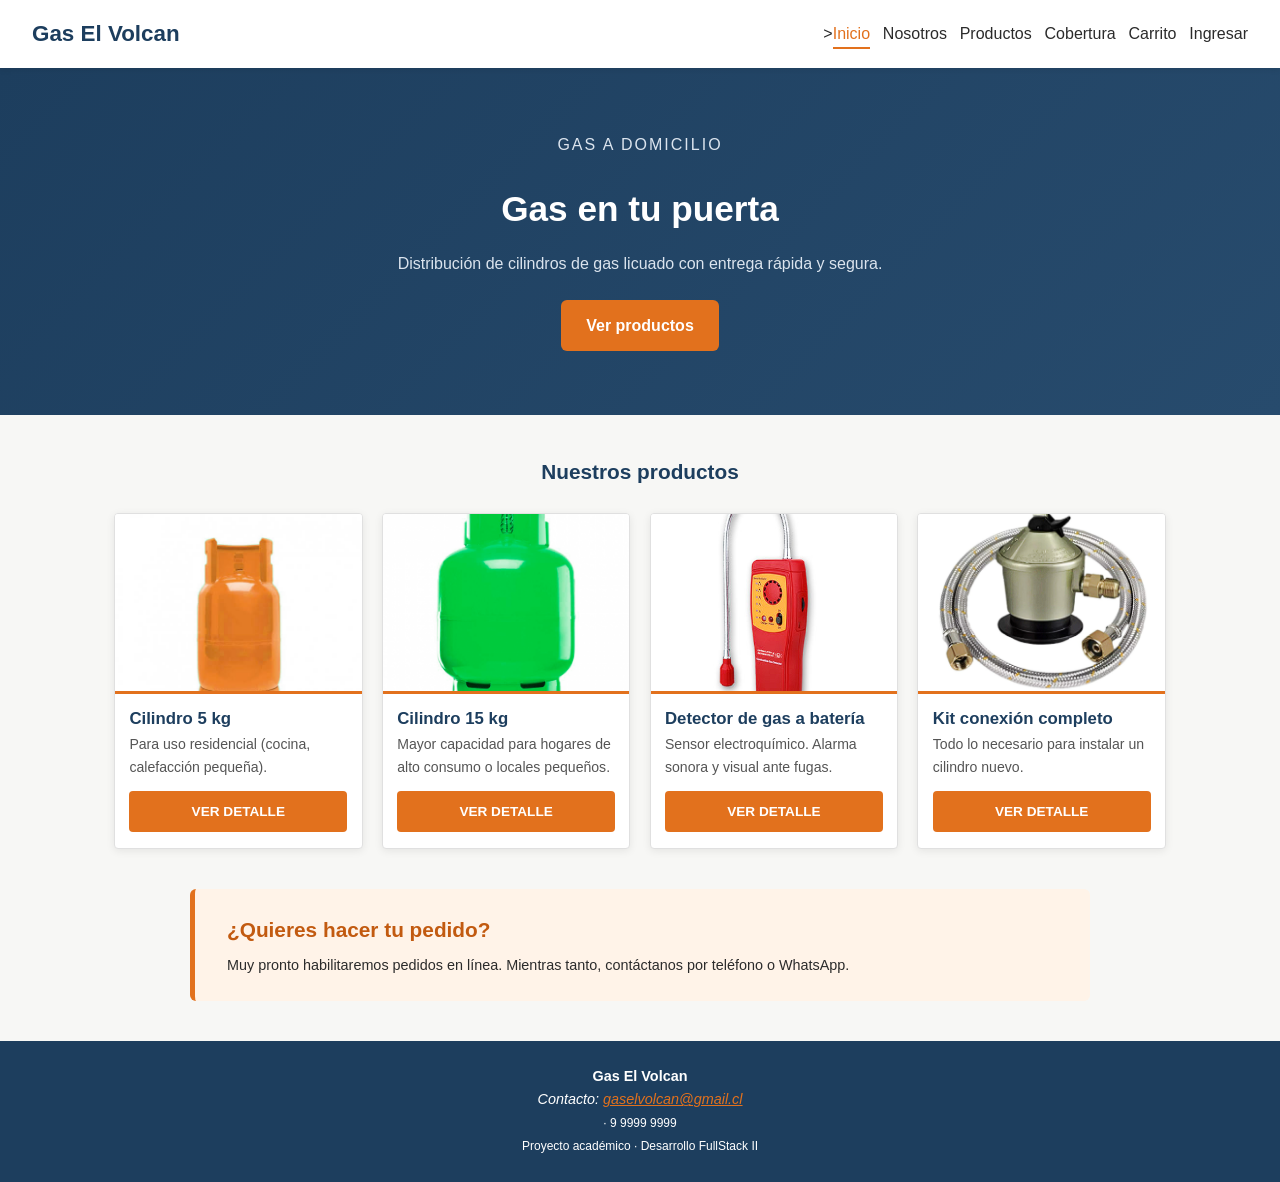
<file: index.html>
<!DOCTYPE html>
<html lang="es">

<head>
    <meta charset="UTF-8">
    <meta name="viewport" content="width=device-width, initial-scale=1.0">
    <meta name="description" content="Servicio de distribución de gas a domicilio.">
    <title>Inicio | Gas El Volcan</title>
    <link rel="stylesheet" href="assets/css/estilo.css">
</head>

<body>
    <header class="cabecera">
        <a class="marca" href="index.html">Gas El Volcan</a>
        <button class="boton-menu" id="boton-menu" aria-expanded="false" aria-controls="menu-principal">
            <span class="linea-menu"></span>
            <span class="linea-menu"></span>
            <span class="linea-menu"></span>
            <span class="texto-oculto">Abrir menú</span>
        </button>
        <nav aria-label="Navegacion principal">
            <ul class="menu" id="menu-principal">
                <li>><a href="index.html" aria-current="page">Inicio</a></li>
                <li><a href="nosotros.html">Nosotros</a></li>
                <li><a href="productos.html">Productos</a></li>
                <li><a href="cobertura.html">Cobertura</a></li>
                <li><a href="carrito.html">Carrito</a></li>
                <li><a href="login.html">Ingresar</a></li>
            </ul>
        </nav>
    </header>

    <main id="contenido-principal">
        <section class="presentacion">
            <p class="etiqueta">Gas a domicilio</p>
            <h1>Gas en tu puerta</h1>
            <p>Distribución de cilindros de gas licuado con entrega rápida y segura.</p>
            <a class="boton" href="productos.html">Ver productos</a>
        </section>

        <section aria-labelledby="titulo-productos">
            <h2 id="titulo-productos">Nuestros productos</h2>
            <div class="grilla-tarjetas">
                <article class="tarjeta">
                    <img src="assets/img/cilindro5kg.jpg" alt="Cilindro de gas de 5 kilogramos">
                    <h3>Cilindro 5 kg</h3>
                    <p>Para uso residencial (cocina, calefacción pequeña).</p>
                    <a class="boton" href="productos.html">Ver detalle</a>
                </article>

                <article class="tarjeta">
                    <img src="assets/img/cilindro15kg.png" alt="Cilindro de gas de 15 kilogramos">
                    <h3>Cilindro 15 kg</h3>
                    <p>Mayor capacidad para hogares de alto consumo o locales pequeños.</p>
                    <a class="boton" href="productos.html">Ver detalle</a>
                </article>

                <article class="tarjeta">
                    <img src="assets/img/detectorgas.png" alt="Detector de gas a batería">
                    <h3>Detector de gas a batería</h3>
                    <p>Sensor electroquímico. Alarma sonora y visual ante fugas.</p>
                    <a class="boton" href="productos.html">Ver detalle</a>
                </article>

                <article class="tarjeta">
                    <img src="assets/img/kitcompleto.png" alt="Kit de conexión completo">
                    <h3>Kit conexión completo</h3>
                    <p>Todo lo necesario para instalar un cilindro nuevo.</p>
                    <a class="boton" href="productos.html">Ver detalle</a>
                </article>
            </div>
        </section>

        <aside class="aviso" aria-labelledby="titulo-aviso">
            <h2 id="titulo-aviso">¿Quieres hacer tu pedido?</h2>
            <p>Muy pronto habilitaremos pedidos en línea. Mientras tanto, contáctanos por teléfono o WhatsApp.</p>
        </aside>
    </main>

    <script src="assets/js/menu.js"></script>

    <footer class="pie-sitio">
        <p><strong>Gas El Volcan</strong></p>
        <address>Contacto: <a href="mailto:gaselvolcan@gmail.cl">gaselvolcan@gmail.cl</a></address>
        <p><small>· 9 9999 9999</small></p>
        <p><small>Proyecto académico · Desarrollo FullStack II</small></p>
    </footer>
</body>
</html>
</file>
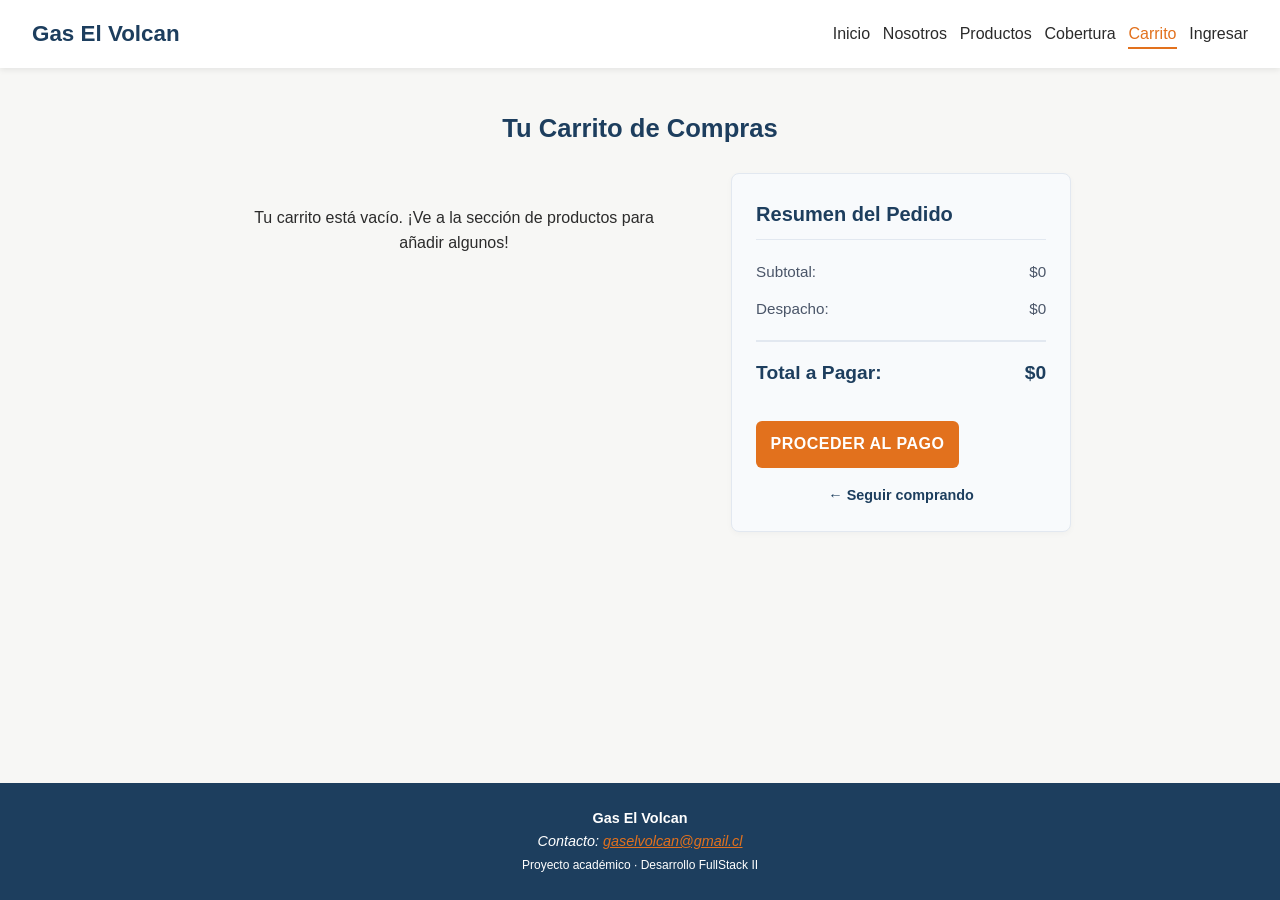
<file: carrito.html>
<!DOCTYPE html>
<html lang="es">

<head>
    <meta charset="UTF-8">
    <meta name="viewport" content="width=device-width, initial-scale=1.0">
    <meta name="description" content="Carrito de compras - Gas El Volcan">
    <title>Carrito | Gas El Volcan</title>
    <link rel="stylesheet" href="assets/css/estilo.css">
</head>

<body>
    <a href="#contenido-carrito" class="salto-contenido">Saltar al contenido principal</a>

    <header class="cabecera">
        <a class="marca" href="index.html">Gas El Volcan</a>
        <button class="boton-menu" id="boton-menu" aria-expanded="false" aria-controls="menu-principal">
            <span class="linea-menu"></span>
            <span class="linea-menu"></span>
            <span class="linea-menu"></span>
            <span class="texto-oculto">Abrir menú</span>
        </button>
        <nav aria-label="Navegacion principal">
            <ul class="menu" id="menu-principal">
                <li><a href="index.html">Inicio</a></li>
                <li><a href="nosotros.html">Nosotros</a></li>
                <li><a href="productos.html">Productos</a></li>
                <li><a href="cobertura.html">Cobertura</a></li>
                <li><a href="carrito.html" aria-current="page">Carrito</a></li>
                <li><a href="login.html">Ingresar</a></li>
            </ul>
        </nav>
    </header>

    <main id="contenido-carrito" class="contenedor-principal">
        <h1>Tu Carrito de Compras</h1>
        
        <div class="disposicion-carrito">
            <!-- Lista de productos añadidos -->
            <section class="lista-carrito" aria-label="Productos en tu carrito">
                
                <!-- Producto 1 -->
                <article class="item-carrito">
                    <img src="assets/img/cilindro11kg.png" alt="Cilindro de gas de 11 kilogramos">
                    <div class="detalles-item">
                        <h3>Cilindro GLP 11 kg</h3>
                        <p class="precio-unitario">$12.000</p>
                    </div>
                    <div class="controles-cantidad">
                        <label for="cant-prod-1" class="sr-only">Cantidad</label>
                        <input type="number" id="cant-prod-1" value="1" min="1" max="10">
                    </div>
                    <div class="subtotal-item">
                        <p><strong>$12.000</strong></p>
                    </div>
                    <button class="btn-eliminar" aria-label="Eliminar Cilindro GLP 11 kg del carrito">✖</button>
                </article>

                <!-- Producto 2 -->
                <article class="item-carrito">
                    <img src="assets/img/mangueragas1.png" alt="Manguera gas 1.5 m">
                    <div class="detalles-item">
                        <h3>Manguera gas 1.5 m</h3>
                        <p class="precio-unitario">$3.990</p>
                    </div>
                    <div class="controles-cantidad">
                        <label for="cant-prod-2" class="sr-only">Cantidad</label>
                        <input type="number" id="cant-prod-2" value="2" min="1" max="10">
                    </div>
                    <div class="subtotal-item">
                        <p><strong>$7.980</strong></p>
                    </div>
                    <button class="btn-eliminar" aria-label="Eliminar Manguera gas 1.5 m del carrito">✖</button>
                </article>

            </section>

            <!-- Resumen de la compra -->
            <aside class="resumen-compra">
                <h2>Resumen del Pedido</h2>
                <div class="fila-resumen">
                    <span>Subtotal:</span>
                    <span>$19.980</span>
                </div>
                <div class="fila-resumen">
                    <span>Despacho:</span>
                    <span>$2.500</span>
                </div>
                <div class="fila-resumen total">
                    <span>Total a Pagar:</span>
                    <span>$22.480</span>
                </div>
                
                <button class="boton btn-pagar">Proceder al Pago</button>
                <a href="productos.html" class="btn-seguir-comprando">← Seguir comprando</a>
            </aside>
        </div>
    </main>

    <footer class="pie-sitio">
        <p><strong>Gas El Volcan</strong></p>
        <address>Contacto: <a href="mailto:gaselvolcan@gmail.cl">gaselvolcan@gmail.cl</a></address>
        <p><small>Proyecto académico · Desarrollo FullStack II</small></p>
    </footer>


<dialog id="modal-pago" class="modal-pago">
    <div class="contenido-modal">
        <div class="cabecera-modal">
            <h2>Finalizar Compra</h2>
            <span class="badge-seguro">🔒 Pago 100% Seguro</span>
        </div>
        
        <form id="form-pasarela">
            <fieldset class="seccion-form">
                <legend>1. Datos de Envío</legend>
                
                <div class="fila-doble">
                    <div>
                        <label for="envio-nombre">Nombre *</label>
                        <!-- Solo letras y espacios -->
                        <input type="text" id="envio-nombre" placeholder="Juan" required pattern="[A-Za-záéíóúÁÉÍÓÚñÑ\s]+" title="Solo se permiten letras y espacios">
                    </div>
                    <div>
                        <label for="envio-apellido">Apellido *</label>
                        <!-- Solo letras y espacios -->
                        <input type="text" id="envio-apellido" placeholder="Pérez" required pattern="[A-Za-záéíóúÁÉÍÓÚñÑ\s]+" title="Solo se permiten letras y espacios">
                    </div>
                </div>

                <label for="envio-direccion">Dirección de entrega *</label>
                <input type="text" id="envio-direccion" placeholder="Ej: Av. Las Condes 1234, Depto 502" required title="Ingrese una dirección de entrega válida">

                <label for="envio-telefono">Número de teléfono *</label>
                <!-- Permite el signo + y números, entre 8 y 11 caracteres -->
                <input type="tel" id="envio-telefono" placeholder="+56 9 1234 5678" required pattern="[\+0-9\s]{8,11}" title="Debe contener entre 8 y 11 números, puede incluir el signo + y espacios">
            </fieldset>

            <fieldset class="seccion-form">
                <legend>2. Tarjeta de Crédito / Débito</legend>
                
                <label for="tarjeta-nombre">Nombre del titular *</label>
                <input type="text" id="tarjeta-nombre" placeholder="JUAN PEREZ" required pattern="[A-Za-záéíóúÁÉÍÓÚñÑ\s]+" title="Solo se permiten letras y espacios">

                <label for="tarjeta-numero">Número de tarjeta *</label>
                <!-- Solo números y espacios -->
                <input type="text" id="tarjeta-numero" placeholder="1234 5678 9012 3456" maxlength="16" required pattern="[0-9\s]{16,16}" title="Ingrese un número de tarjeta válido">

                <div class="fila-doble">
                    <div>
                        <label for="tarjeta-expira">Expiración *</label>
                        <!-- Obliga al formato MM/AA (meses del 01 al 12) -->
                        <input type="text" id="tarjeta-expira" placeholder="MM/AA" maxlength="5" required pattern="(0[1-9]|1[0-2])\/[0-9]{2}" title="El formato debe ser MM/AA, por ejemplo 12/25">
                    </div>
                    <div>
                        <label for="tarjeta-cvv">CVV *</label>
                        <!-- Estrictamente 3  números -->
                        <input type="password" id="tarjeta-cvv" placeholder="123" maxlength="4" required pattern="[0-9]{3,3}" title="El CVV debe tener 3 números">
                    </div>
                </div>
            </fieldset>

            <div class="acciones-modal">
                <button type="button" id="btn-cancelar-pago" class="btn-cancelar">Cancelar</button>
                <button type="submit" id="btn-confirmar-pago" class="boton">Pagar y Confirmar</button>
            </div>
        </form>
    </div>
</dialog>

<script src="assets/js/menu.js"></script>
<script src="assets/js/carrito.js"></script>
</body>
</html>
</file>
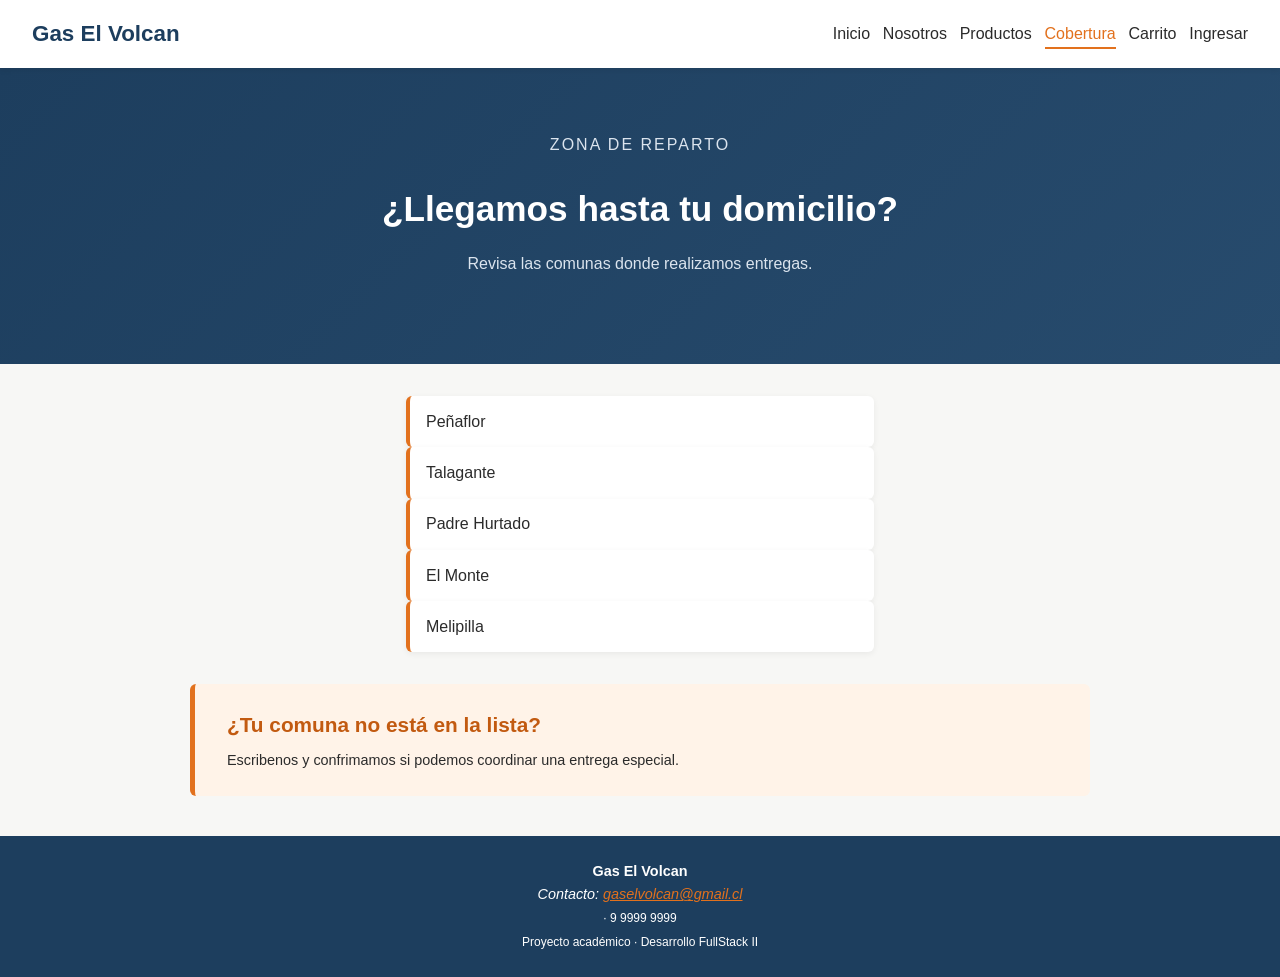
<file: cobertura.html>
<!DOCTYPE html>
<html lang="es">

<head>
    <meta charset="UTF-8">
    <meta name="viewport" content="width=device-width, initial-scale=1.0">
    <meta name="description" content="Servicio de distribución de gas a domicilio.">
    <title>Cobertura | Gas El Volcan</title>
    <link rel="stylesheet" href="assets/css/estilo.css">
</head>

<body>
    <header class="cabecera">
        <a class="marca" href="index.html">Gas El Volcan</a>
        <button class="boton-menu" id="boton-menu" aria-expanded="false" aria-controls="menu-principal">
            <span class="linea-menu"></span>
            <span class="linea-menu"></span>
            <span class="linea-menu"></span>
            <span class="texto-oculto">Abrir menú</span>
        </button>
        <nav aria-label="Navegacion principal">
            <ul class="menu" id="menu-principal">
                <li><a href="index.html">Inicio</a></li>
                <li><a href="nosotros.html">Nosotros</a></li>
                <li><a href="productos.html">Productos</a></li>
                <li><a href="cobertura.html" aria-current="page">Cobertura</a></li>
                <li><a href="carrito.html">Carrito</a></li>
                <li><a href="login.html">Ingresar</a></li>
            </ul>
        </nav>
    </header>

    <main id="contenido-principal">
        <section class="presentacion">
            <p class="etiqueta">Zona de reparto</p>
            <h1>¿Llegamos hasta tu domicilio?</h1>
            <p>Revisa las comunas donde realizamos entregas.</p>
        </section>

        <section>
            <h2 id="titulo-cobertura" class="texto-oculto">Comunas con cobertura</h2>
            <ul class="lista-cobertura">
                <li>Peñaflor</li>
                <li>Talagante</li>
                <li>Padre Hurtado</li>
                <li>El Monte</li>
                <li>Melipilla</li>
            </ul>
        </section>

        <aside class="aviso" aria-labelledby="titulo-aviso">
            <h2 id="titulo-aviso">¿Tu comuna no está en la lista?</h2>
            <p>Escribenos y confrimamos si podemos coordinar una entrega especial.</p>
        </aside>

    </main>

    

    <script src="assets/js/menu.js"></script>

    <footer class="pie-sitio">
        <p><strong>Gas El Volcan</strong></p>
        <address>Contacto: <a href="mailto:gaselvolcan@gmail.cl">gaselvolcan@gmail.cl</a></address>
        <p><small>· 9 9999 9999</small></p>
        <p><small>Proyecto académico · Desarrollo FullStack II</small></p>
    </footer>
</body>
</html>
</file>
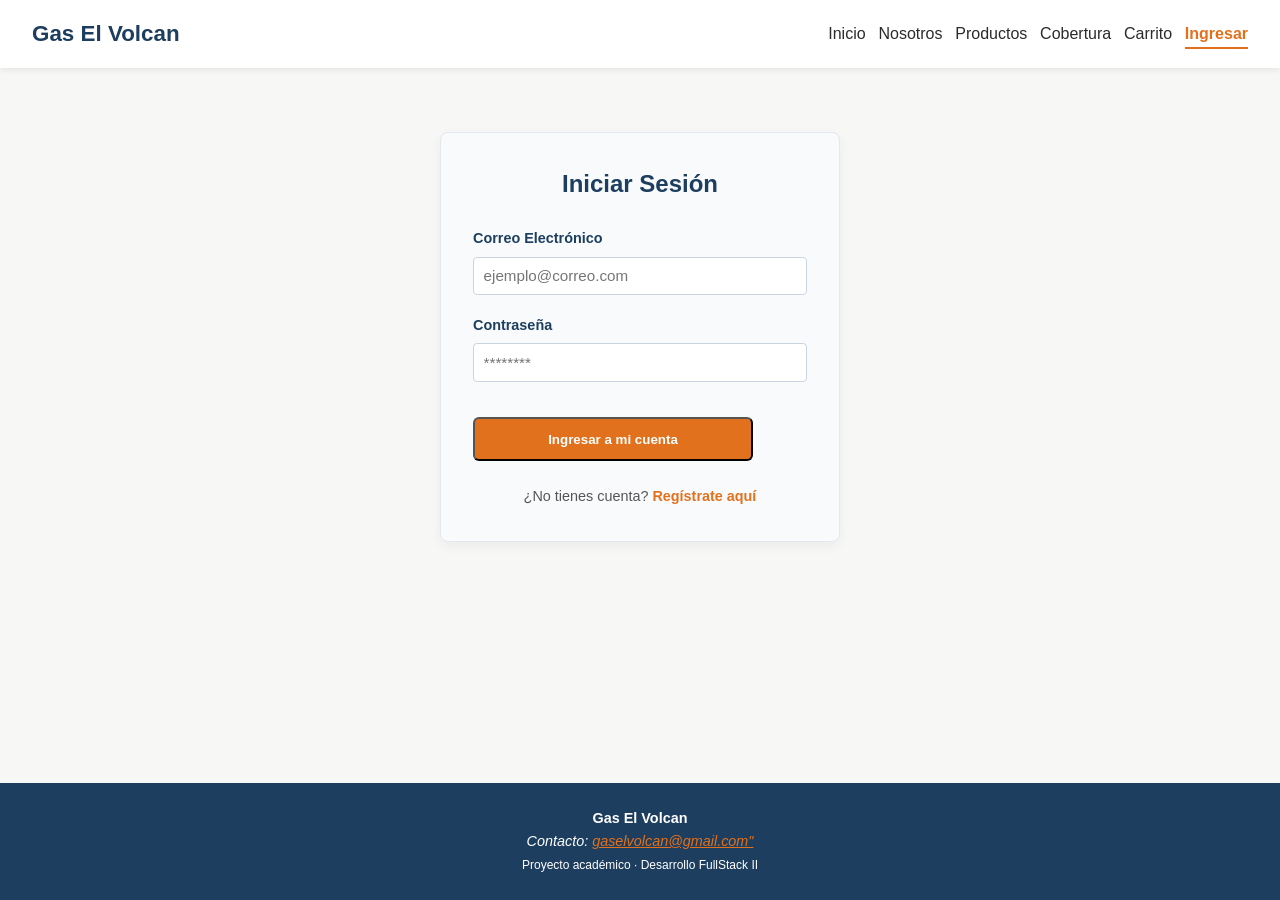
<file: login.html>
<!DOCTYPE html>
<html lang="es">

<head>
    <meta charset="UTF-8">
    <meta name="viewport" content="width=device-width, initial-scale=1.0">
    <meta name="description" content="Iniciar sesión en Gas El Volcan">
    <title>Iniciar Sesión | Gas El Volcan</title>
    <link rel="stylesheet" href="assets/css/estilo.css">
    <style>
        /* Pequeño ajuste exclusivo para centrar la caja de login */
        .contenedor-login {
            max-width: 400px;
            margin: 4rem auto;
            /* Reutilizamos el estilo de tu panel de resumen */
            background-color: #f8fafc;
            border: 1px solid #e2e8f0;
            border-radius: 8px;
            padding: 2rem;
            box-shadow: 0 4px 12px rgba(0, 0, 0, 0.05);
        }

        .contenedor-login h1 {
            color: var(--color-secundario);
            font-size: 1.5rem;
            text-align: center;
            margin-bottom: 1.5rem;
        }

        /* Estilos reciclados de tu formulario de pago */
        .grupo-form {
            margin-bottom: 1.2rem;
            display: flex;
            flex-direction: column;
        }

        .grupo-form label {
            font-size: 0.9rem;
            font-weight: 600;
            color: var(--color-secundario);
            margin-bottom: 0.4rem;
        }

        .grupo-form input {
            padding: 0.6rem;
            border: 1px solid #cbd5e1;
            border-radius: 4px;
            font-size: 0.95rem;
        }

        .grupo-form input:focus {
            outline: none;
            border-color: var(--color-primario);
        }

        .enlace-registro {
            display: block;
            text-align: center;
            margin-top: 1.5rem;
            font-size: 0.9rem;
            color: #555;
        }

        .enlace-registro a {
            color: var(--color-primario);
            font-weight: bold;
            text-decoration: none;
        }
        
        .enlace-registro a:hover {
            text-decoration: underline;
        }
    </style>
</head>

<body>
    <header class="cabecera">
        <a class="marca" href="index.html">Gas El Volcan</a>
        <button class="boton-menu" id="boton-menu" aria-expanded="false" aria-controls="menu-principal">
            <span class="linea-menu"></span>
            <span class="linea-menu"></span>
            <span class="linea-menu"></span>
            <span class="texto-oculto">Abrir menú</span>
        </button>
        <nav aria-label="Navegacion principal">
            <ul class="menu" id="menu-principal">
                <li><a href="index.html">Inicio</a></li>
                <li><a href="nosotros.html">Nosotros</a></li>
                <li><a href="productos.html">Productos</a></li>
                <li><a href="cobertura.html">Cobertura</a></li>
                <li><a href="carrito.html">Carrito</a></li>
                <li><a href="login.html" aria-current="page" style="color: var(--color-primario); font-weight: bold;">Ingresar</a></li>
            </ul>
        </nav>
    </header>

    <main id="contenido-principal" style="flex: 1;">
        <section class="contenedor-login">
            <h1>Iniciar Sesión</h1>
            
            <form id="form-login">
                <div class="grupo-form">
                    <label for="login-email">Correo Electrónico</label>
                    <input type="email" id="login-email" placeholder="ejemplo@correo.com" required>
                </div>
                
                <div class="grupo-form">
                    <label for="login-password">Contraseña</label>
                    <input type="password" id="login-password" placeholder="********" required>
                </div>
                
                <button type="submit" class="boton" style="width: 100%; margin-top: 1rem;">Ingresar a mi cuenta</button>
            </form>

            <p class="enlace-registro">
                ¿No tienes cuenta? <a href="#">Regístrate aquí</a>
            </p>
        </section>
    </main>

    <footer class="pie-sitio">
        <p><strong>Gas El Volcan</strong></p>
        <address>Contacto: <a href="mailto:gaselvolcan@gmail.com">gaselvolcan@gmail.com"</a></address>
        <p><small>Proyecto académico · Desarrollo FullStack II</small></p>
    </footer>

    <script src="assets/js/menu.js"></script>
    <!-- Aquí enlazaremos tu futuro script de login -->
    <script src="assets/js/login.js"></script>
</body>
</html>
</file>
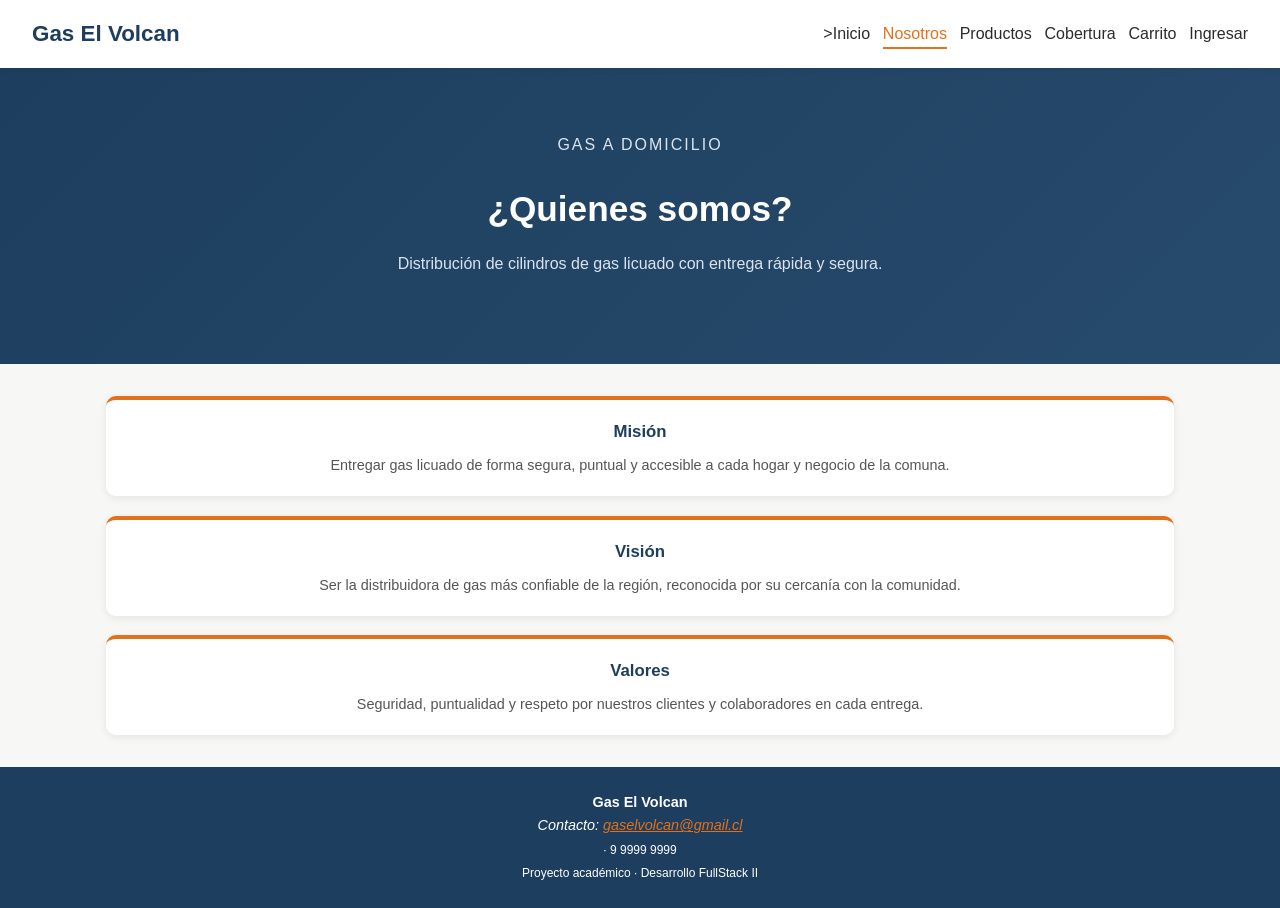
<file: nosotros.html>
<!DOCTYPE html>
<html lang="es">

<head>
    <meta charset="UTF-8">
    <meta name="viewport" content="width=device-width, initial-scale=1.0">
    <meta name="description" content="Servicio de distribución de gas a domicilio.">
    <title>Nosotros | Gas El Volcan</title>
    <link rel="stylesheet" href="assets/css/estilo.css">
</head>

<body>
    <header class="cabecera">
        <a class="marca" href="index.html">Gas El Volcan</a>
        <button class="boton-menu" id="boton-menu" aria-expanded="false" aria-controls="menu-principal">
            <span class="linea-menu"></span>
            <span class="linea-menu"></span>
            <span class="linea-menu"></span>
            <span class="texto-oculto">Abrir menú</span>
        </button>
        <nav aria-label="Navegacion principal">
            <ul class="menu" id="menu-principal">
                <li>><a href="index.html">Inicio</a></li>
                <li><a href="nosotros.html" aria-current="page">Nosotros</a></li>
                <li><a href="productos.html">Productos</a></li>
                <li><a href="cobertura.html">Cobertura</a></li>
                <li><a href="carrito.html">Carrito</a></li>
                <li><a href="login.html">Ingresar</a></li>
            </ul>
        </nav>
    </header>

    <main id="contenido-principal">
        <section class="presentacion">
            <p class="etiqueta">Gas a domicilio</p>
            <h1>¿Quienes somos?</h1>
            <p>Distribución de cilindros de gas licuado con entrega rápida y segura.</p>
        </section>

        <section aria-labelledby="titulo-valores">
            <h2 id="titulo-valores" class="texto-oculto">Misión, visión y valores</h2>
            <div class="grilla-valores">
                <article class="valor mision">
                    <h3>Misión</h3>
                    <p>Entregar gas licuado de forma segura, puntual y accesible a cada hogar y negocio de la comuna.</p>
                </article>
                <article class="valor vision">
                    <h3>Visión</h3>
                    <p>Ser la distribuidora de gas más confiable de la región, reconocida por su cercanía con la comunidad.</p>
                </article>
                <article class="valor valores">
                    <h3>Valores</h3>
                    <p>Seguridad, puntualidad y respeto por nuestros clientes y colaboradores en cada entrega.</p>
                </article>
            </div>
        </section>
    </main>

    <script src="assets/js/menu.js"></script>

    <footer class="pie-sitio">
        <p><strong>Gas El Volcan</strong></p>
        <address>Contacto: <a href="mailto:gaselvolcan@gmail.cl">gaselvolcan@gmail.cl</a></address>
        <p><small>· 9 9999 9999</small></p>
        <p><small>Proyecto académico · Desarrollo FullStack II</small></p>
    </footer>
</body>
</html>
</file>
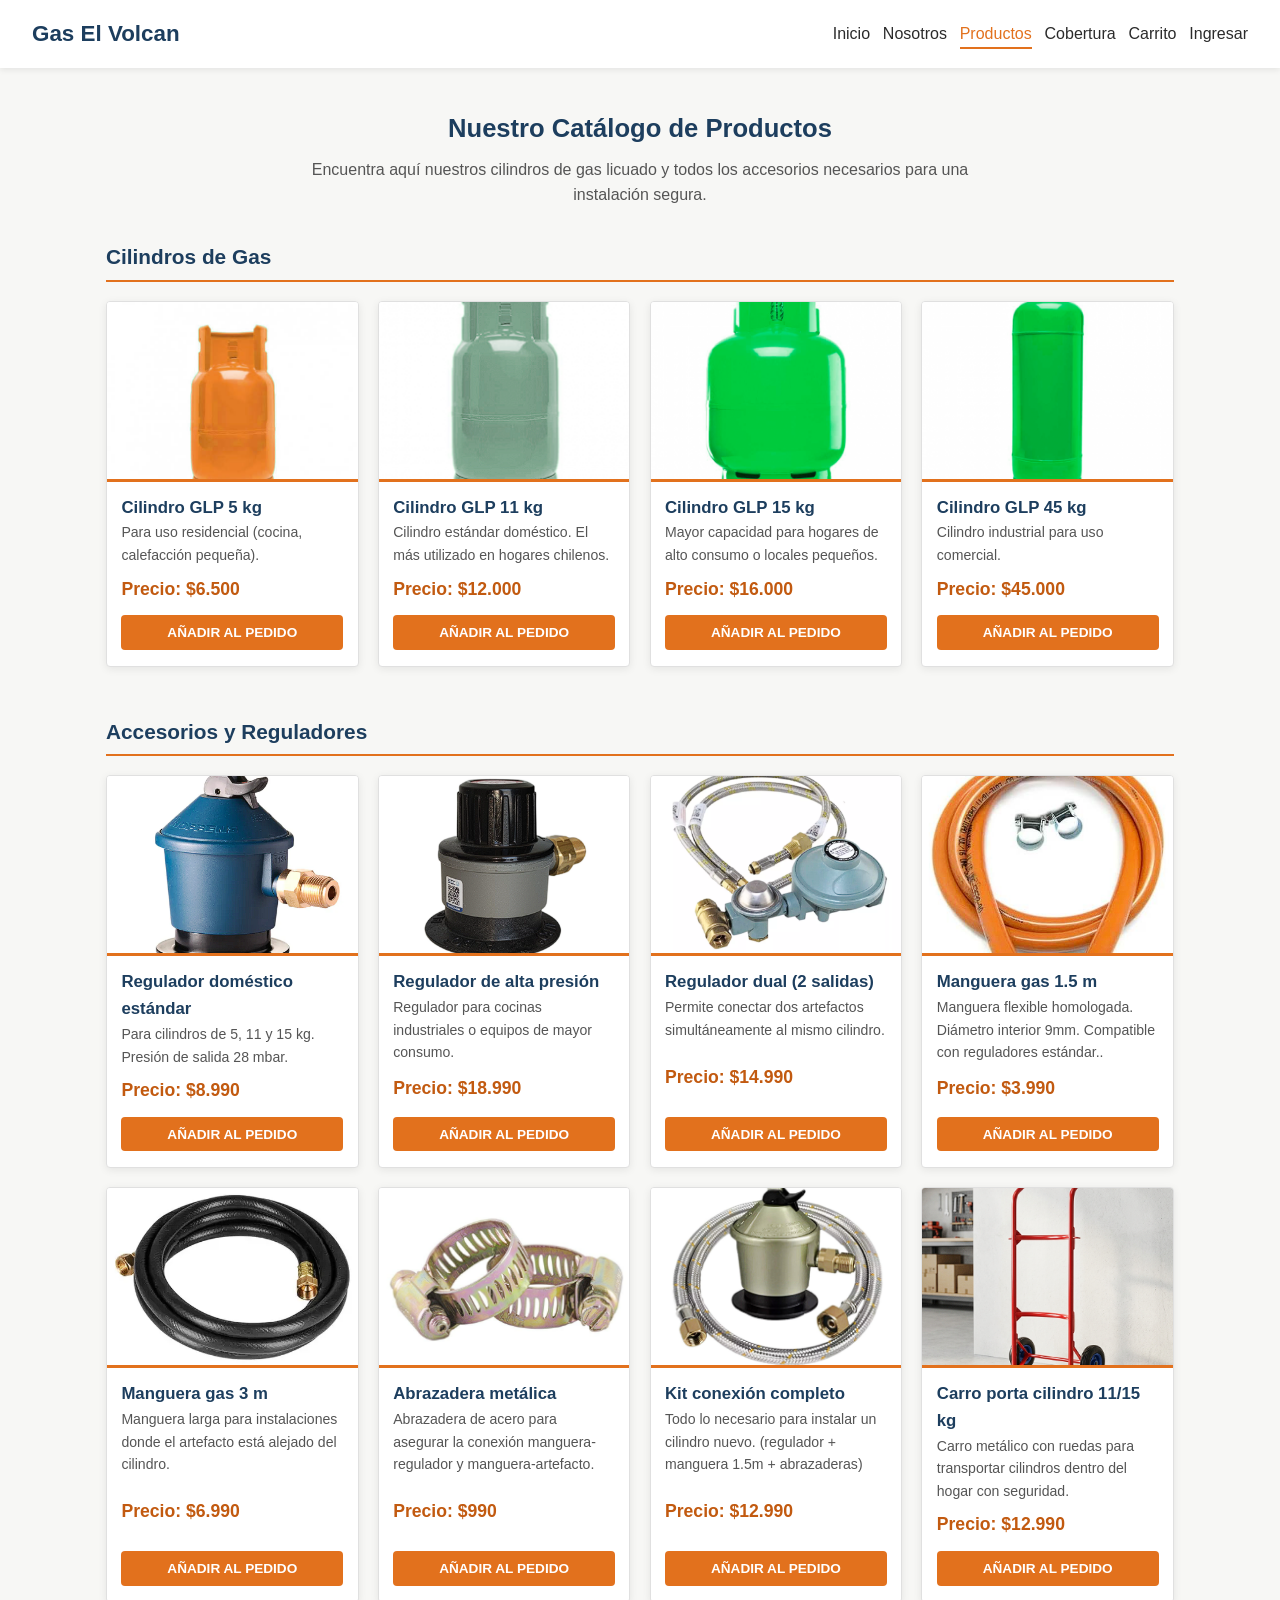
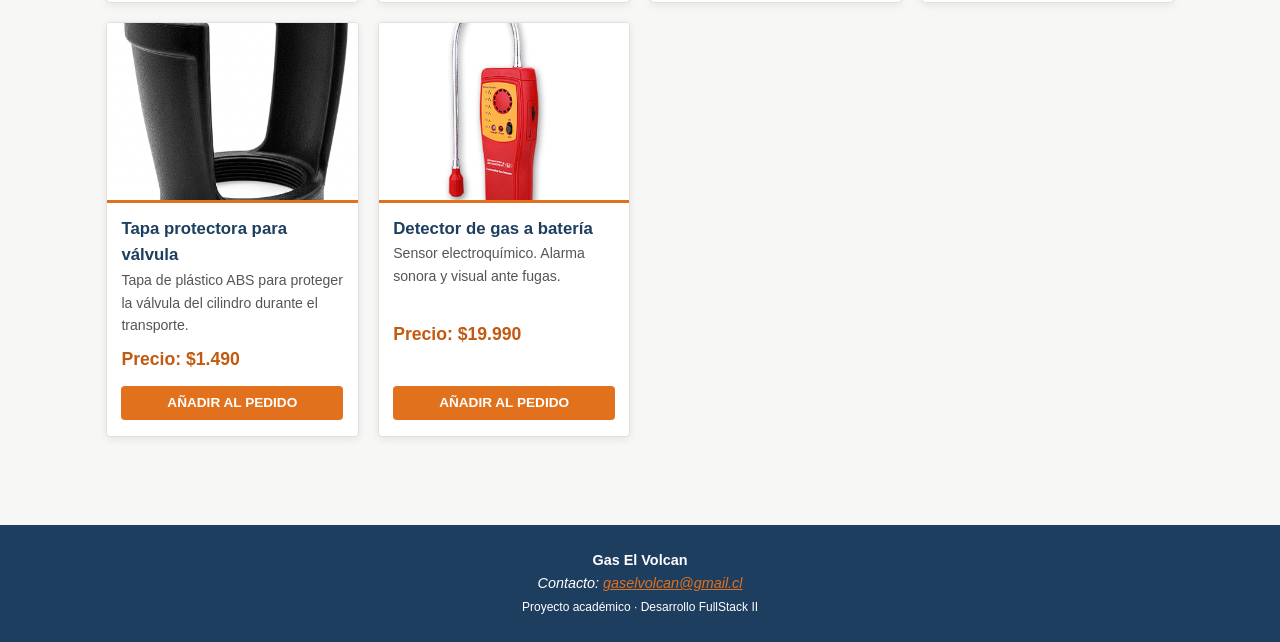
<file: productos.html>
<!DOCTYPE html>
<html lang="es">

<head>
    <meta charset="UTF-8">
    <meta name="viewport" content="width=device-width, initial-scale=1.0">
    <meta name="description" content="Servicio de distribución de gas a domicilio.">
    <title>Productos | Gas El Volcan</title>
    <link rel="stylesheet" href="assets/css/estilo.css">
</head>

<body>
    <header class="cabecera">
        <a class="marca" href="index.html">Gas El Volcan</a>
        <button class="boton-menu" id="boton-menu" aria-expanded="false" aria-controls="menu-principal">
            <span class="linea-menu"></span>
            <span class="linea-menu"></span>
            <span class="linea-menu"></span>
            <span class="texto-oculto">Abrir menú</span>
        </button>
        <nav aria-label="Navegacion principal">
            <ul class="menu" id="menu-principal">
                <li><a href="index.html" >Inicio</a></li>
                <li><a href="nosotros.html">Nosotros</a></li>
                <li><a href="productos.html" aria-current="page">Productos</a></li>
                <li><a href="cobertura.html">Cobertura</a></li>
                <li><a href="carrito.html">Carrito</a></li>
                <li><a href="login.html">Ingresar</a></li>
            </ul>
        </nav>
    </header>

    <main class="contenedor-principal">
            <h1>Nuestro Catálogo de Productos</h1>
            <p>Encuentra aquí nuestros cilindros de gas licuado y todos los accesorios necesarios para una instalación segura.</p>

            <section class="categoria-productos">
                <h2>Cilindros de Gas</h2>
                <div class="grilla-productos">
                    <article class="Producto">
                        <h3>Cilindro GLP 5 kg</h3>
                        <img src="assets/img/cilindro5kg.jpg" alt="Cilindro de gas de 5 kilogramos">
                        <p>Para uso residencial (cocina, calefacción pequeña).</p>
                        <p class="precio">Precio: $6.500</p>
                        <button type="button" class="btn-agregar" 
                            data-id="1" 
                            data-nombre="Cilindro GLP 5 kg" 
                            data-precio="6500" 
                            data-img="assets/img/cilindro5kg.jpg" 
                            data-stock="80">
                            Añadir al pedido
                        </button>
                    </article>
                    <article class="Producto">
                        <h3>Cilindro GLP 11 kg</h3>
                        <img src="assets/img/cilindro11kg.png" alt="Cilindro de gas de 11 kilogramos">
                        <p>Cilindro estándar doméstico. El más utilizado en hogares chilenos.</p>
                        <p class="precio">Precio: $12.000</p>
                        <button type="button" class="btn-agregar" 
                            data-id="2" 
                            data-nombre="Cilindro GLP 11 kg" 
                            data-precio="12000" 
                            data-img="assets/img/cilindro11kg.png" 
                            data-stock="200">
                            Añadir al pedido
                        </button>
                    </article>
                    <article class="Producto">
                        <h3>Cilindro GLP 15 kg</h3>
                        <img src="assets/img/cilindro15kg.png" alt="Cilindro de gas de 15 kilogramos">
                        <p>Mayor capacidad para hogares de alto consumo o locales pequeños.</p>
                        <p class="precio">Precio: $16.000</p>
                        <button type="button" class="btn-agregar" 
                            data-id="3" 
                            data-nombre="Cilindro GLP 15 kg" 
                            data-precio="16000" 
                            data-img="assets/img/cilindro15kg.png" 
                            data-stock="90">
                            Añadir al pedido
                        </button>
                    </article>
                    <article class="Producto">
                        <h3>Cilindro GLP 45 kg</h3>
                        <img src="assets/img/cilindro45kg.png" alt="Cilindro de gas industrial de 45 kilogramos">
                        <p>Cilindro industrial para uso comercial.</p>
                        <p class="precio">Precio: $45.000</p>
                        <button type="button" class="btn-agregar" 
                            data-id="4" 
                            data-nombre="Cilindro GLP 45 kg" 
                            data-precio="45000" 
                            data-img="assets/img/cilindro45kg.png" 
                            data-stock="30">
                            Añadir al pedido
                        </button>
                    </article>
                </div>
            </section>

            <section class="categoria-productos">
                <h2>Accesorios y Reguladores</h2>
                <div class="grilla-productos">
                    <article class="Producto">
                        <h3>Regulador doméstico estándar</h3>
                        <img src="assets/img/reguladordomestico.png" alt="Regulador doméstico estándar">
                        <p>Para cilindros de 5, 11 y 15 kg. Presión de salida 28 mbar.</p>
                        <p class="precio">Precio: $8.990</p>
                        <button type="button" class="btn-agregar" 
                            data-id="5" 
                            data-nombre="Regulador doméstico estándar" 
                            data-precio="8990" 
                            data-img="assets/img/reguladordomestico.png" 
                            data-stock="45">
                            Añadir al pedido
                        </button>
                    </article>
                    <article class="Producto">
                        <h3>Regulador de alta presión</h3>
                        <img src="assets/img/reguladoraltapresion.png" alt="Regulador de alta presión">
                        <p>Regulador para cocinas industriales o equipos de mayor consumo.</p>
                        <p class="precio">Precio: $18.990</p>
                        <button type="button" class="btn-agregar" 
                            data-id="6" 
                            data-nombre="Regulador de alta presión" 
                            data-precio="18990" 
                            data-img="assets/img/reguladoraltapresion.png" 
                            data-stock="12">
                            Añadir al pedido
                        </button>
                    </article>
                    <article class="Producto">
                        <h3>Regulador dual (2 salidas)</h3>
                        <img src="assets/img/reguladordual.png" alt="Regulador dual con dos salidas">
                        <p>Permite conectar dos artefactos simultáneamente al mismo cilindro.</p>
                        <p class="precio">Precio: $14.990</p>
                        <button type="button" class="btn-agregar" 
                            data-id="7" 
                            data-nombre="Regulador dual (2 salidas)" 
                            data-precio="14990" 
                            data-img="assets/img/reguladordual.png" 
                            data-stock="18">
                            Añadir al pedido
                        </button>
                    </article>

                    <article class="Producto">
                        <h3>Manguera gas 1.5 m</h3>
                        <img src="assets/img/mangueragas1.png" alt="Manguera gas 1.5 m">
                        <p>Manguera flexible homologada. Diámetro interior 9mm. Compatible con reguladores estándar..</p>
                        <p class="precio">Precio: $3.990</p>
                        <button type="button" class="btn-agregar" 
                            data-id="8" 
                            data-nombre="Manguera gas 1.5 m" 
                            data-precio="3990" 
                            data-img="assets/img/mangueragas1.png" 
                            data-stock="80">
                            Añadir al pedido
                        </button>
                    </article>
                    <article class="Producto">
                        <h3>Manguera gas 3 m</h3>
                        <img src="assets/img/mangueragas3.png" alt="Manguera gas 3 m">
                        <p>Manguera larga para instalaciones donde el artefacto está alejado del cilindro.</p>
                        <p class="precio">Precio: $6.990</p>
                        <button type="button" class="btn-agregar" 
                            data-id="9" 
                            data-nombre="Manguera gas 3 m" 
                            data-precio="6990" 
                            data-img="assets/img/mangueragas3.png" 
                            data-stock="50">
                            Añadir al pedido
                        </button>
                    </article>
                    <article class="Producto">
                        <h3>Abrazadera metálica</h3>
                        <img src="assets/img/abrazaderametalica.png" alt="Abrazadera metálica">
                        <p>Abrazadera de acero para asegurar la conexión manguera-regulador y manguera-artefacto.</p>
                        <p class="precio">Precio: $990</p>
                        <button type="button" class="btn-agregar" 
                            data-id="10" 
                            data-nombre="Abrazadera metálica" 
                            data-precio="990" 
                            data-img="assets/img/abrazaderametalica.png" 
                            data-stock="200">
                            Añadir al pedido
                        </button>
                    </article>
                    <article class="Producto">
                        <h3>Kit conexión completo</h3>
                        <img src="assets/img/kitcompleto.png" alt="Kit conexión completo">
                        <p>Todo lo necesario para instalar un cilindro nuevo. (regulador + manguera 1.5m + abrazaderas)</p>
                        <p class="precio">Precio: $12.990</p>
                        <button type="button" class="btn-agregar" 
                            data-id="11" 
                            data-nombre="Kit conexión completo" 
                            data-precio="12990" 
                            data-img="assets/img/kitcompleto.png" 
                            data-stock="25">
                            Añadir al pedido
                        </button>
                    </article>

                    <article class="Producto">
                        <h3>Carro porta cilindro 11/15 kg</h3>
                        <img src="assets/img/carrocilindro.png" alt="Carro porta cilindro 11/15 kg">
                        <p>Carro metálico con ruedas para transportar cilindros dentro del hogar con seguridad.</p>
                        <p class="precio">Precio: $12.990</p>
                        <button type="button" class="btn-agregar" 
                            data-id="12" 
                            data-nombre="Carro porta cilindro 11/15 kg" 
                            data-precio="12990" 
                            data-img="assets/img/carrocilindro.png" 
                            data-stock="20">
                            Añadir al pedido
                        </button>
                    </article>
                    <article class="Producto">
                        <h3>Tapa protectora para válvula</h3>
                        <img src="assets/img/tapaprotectora.png" alt="Tapa protectora para válvula">
                        <p>Tapa de plástico ABS para proteger la válvula del cilindro durante el transporte.</p>
                        <p class="precio">Precio: $1.490</p>
                        <button type="button" class="btn-agregar" 
                            data-id="13" 
                            data-nombre="Tapa protectora para válvula" 
                            data-precio="1490" 
                            data-img="assets/img/tapaprotectora.png" 
                            data-stock="60">
                            Añadir al pedido
                        </button>
                    </article>
                    <article class="Producto">
                        <h3>Detector de gas a batería</h3>
                        <img src="assets/img/detectorgas.png" alt="Detector de gas a batería">
                        <p>Sensor electroquímico. Alarma sonora y visual ante fugas.</p>
                        <p class="precio">Precio: $19.990</p>
                        <button type="button" class="btn-agregar" 
                            data-id="14" 
                            data-nombre="Detector de gas a batería" 
                            data-precio="19990" 
                            data-img="assets/img/detectorgas.png" 
                            data-stock="8">
                            Añadir al pedido
                        </button>
                    </article>
                </div>
            </section>
    </main>

    <footer class="pie-sitio">
        <p><strong>Gas El Volcan</strong></p>
        <address>Contacto: <a href="mailto:gaselvolcan@gmail.cl">gaselvolcan@gmail.cl</a></address>
        <p><small>Proyecto académico · Desarrollo FullStack II</small></p>
    </footer>

    <script src="assets/js/menu.js"></script>
    <script src="assets/js/carrito.js"></script>

</body>
</html>
</file>
<file: assets/css/estilo.css>
/* Plantilla Base */
* {
    margin: 0;
    padding: 0;
    box-sizing: border-box;
}

:root {
    --color-primario: #e2711d;
    --color-primario-oscuro: #c25a10;
    --color-secundario: #1d3e5e;
    --color-fondo: #f7f7f5;
    --color-texto: #2b2b2b;
    --color-blanco: #ffffff;
}

body {
    font-family: "Segoe UI", Arial, sans-serif;
    color: var(--color-texto);
    background-color: var(--color-fondo);
    line-height: 1.6;
    /* Ajustes para fijar el footer al fondo */
    display: flex;
    flex-direction: column;
    min-height: 100vh;
}

main {
    flex: 1;
}

.texto-oculto {
    position: absolute;
    width: 1px;
    height: 1px;
    overflow: hidden;
    clip: rect(0, 0, 0, 0);
    white-space: nowrap;
}

/* Utilidad para accesibilidad */
.sr-only {
    position: absolute;
    width: 1px;
    height: 1px;
    padding: 0;
    margin: -1px;
    overflow: hidden;
    clip: rect(0, 0, 0, 0);
    border: 0;
}

/* ============================================================
   Configuración para CELULAR (Mobile First)
============================================================ */

.salto-contenido {
    position: absolute;
    left: -999px;
    top: 0;
    background: var(--color-secundario);
    color: var(--color-blanco);
    padding: 0.5rem 1rem;
    z-index: 100;
}

.salto-contenido:focus {
    left: 0;
}

.cabecera {
    display: flex;
    flex-direction: column;
    align-items: center;
    gap: 0.8rem;
    padding: 1rem;
    background-color: var(--color-blanco);
    box-shadow: 0 2px 6px rgba(0, 0, 0, 0.08);
    position: sticky;
    top: 0;
    z-index: 10;
    position: relative;
}

.marca {
    font-size: 1.3rem;
    font-weight: bold;
    color: var(--color-secundario);
    text-decoration: none;
}

.boton-menu {
    display: flex;
    flex-direction: column;
    justify-content: space-between;
    width: 28px;
    height: 20px;
    background: none;
    border: none;
    cursor: pointer;
    padding: 0;
    position: absolute;
    top: 1rem;
    right: 1rem;
}

.linea-menu {
    display: block;
    width: 100%;
    height: 3px;
    background-color: var(--color-secundario);
    border-radius: 2px;
    transition: transform 0.25s ease, opacity 0.25s ease;
}

.boton-menu.activo .linea-menu:nth-child(1) {
    transform: translateY(8.5px) rotate(45deg);
}

.boton-menu.activo .linea-menu:nth-child(2) {
    opacity: 0;
}

.boton-menu.activo .linea-menu:nth-child(3) {
    transform: translateY(-8.5px) rotate(-45deg);
}

.menu {
    list-style: none;
    display: none;   
    flex-direction: column;
    align-items: center;
    width: 100%;
    gap: 0.8rem;
    font-size: 0.95rem;
    padding-top: 0.5rem;
}

.menu.menu-abierto {
    display: flex;
}

.menu a {
    text-decoration: none;
    color: var(--color-texto);
    font-weight: 500;
    padding: 0.3rem 0;
    border-bottom: 2px solid transparent;
    transition: border-color 0.2s ease, color 0.2s ease;
}

.menu a:hover,
.menu a[aria-current="page"] {
    color: var(--color-primario);
    border-bottom-color: var(--color-primario);
}

.presentacion {
    background: linear-gradient(135deg, var(--color-secundario), #274b6d);
    color: var(--color-blanco);
    text-align: center;
    padding: 2.5rem 1.2rem;
}

.etiqueta {
    text-transform: uppercase;
    letter-spacing: 2px;
    font-size: 0.75rem;
    color: var(--color-primario);
    margin-bottom: 0.5rem;
}

.presentacion h1 {
    font-size: 1.6rem;      
    margin-bottom: 0.8rem;
}

.presentacion p {
    max-width: 100%;
    margin: 0 auto 1.5rem auto;
    color: #dbe4ee;
    font-size: 0.95rem;
}

.grilla-valores {
    display: grid;
    grid-template-columns: 1fr;
    gap: 1.2rem;
    padding: 0 1rem;
    margin: 2rem auto;
}

.valor {
    background: var(--color-blanco);
    border-radius: 10px;
    padding: 1.2rem;
    box-shadow: 0 2px 8px rgba(0, 0, 0, 0.08);
    border-top: 4px solid var(--color-primario);
    text-align: center;
}

.valor h3 {
    color: var(--color-secundario);
    font-size: 1.05rem;
    margin-bottom: 0.5rem;
}

.valor p {
    font-size: 0.9rem;
    color: #555;
}

.boton {
    display: inline-block;
    background-color: var(--color-primario);
    color: var(--color-blanco);
    text-decoration: none;
    padding: 0.8rem 1.6rem;
    border-radius: 6px;
    font-weight: bold;
    width: 100%;             
    max-width: 280px;
    transition: background-color 0.2s ease;
}

.boton:hover {
    background-color: var(--color-primario-oscuro);
}

/* Secciones de Productos e Inicio */

section[aria-labelledby="titulo-productos"] {
    padding: 0 1rem;
    margin: 2.5rem auto;
}

section[aria-labelledby="titulo-productos"] h2 {
    text-align: center;
    color: var(--color-secundario);
    font-size: 1.3rem;
    margin-bottom: 1.5rem;
}

.contenedor-principal {
    max-width: 1100px;
    margin: 2.5rem auto;
    padding: 0 1rem;
}

.contenedor-principal > h1 {
    text-align: center;
    color: var(--color-secundario);
    font-size: 1.6rem;
    margin-bottom: 0.5rem;
}

.contenedor-principal > p {
    text-align: center;
    color: #555;
    max-width: 700px;
    margin: 0 auto 2rem auto;
}

.categoria-productos {
    margin-bottom: 3rem;
}

.categoria-productos h2 {
    color: var(--color-secundario);
    font-size: 1.3rem;
    margin-bottom: 1.2rem;
    padding-bottom: 0.4rem;
    border-bottom: 2px solid var(--color-primario);
}

/* Grilla de Tarjetas */

.grilla-tarjetas,
.grilla-productos {
    display: grid;
    grid-template-columns: 1fr;
    gap: 1.2rem;
}

.tarjeta,
.Producto {
    background: var(--color-blanco);
    border: 1px solid #e0e0e0;
    border-radius: 4px;
    overflow: hidden;
    box-shadow: 0 2px 8px rgba(0, 0, 0, 0.08);
    display: flex;
    flex-direction: column;
    transition: transform 0.2s ease, box-shadow 0.2s ease;
}

.tarjeta:hover,
.Producto:hover {
    transform: translateY(-4px);
    box-shadow: 0 4px 12px rgba(0, 0, 0, 0.12);
}

.tarjeta img,
.Producto img {
    order: -2;
    width: 100%;
    height: 180px;
    object-fit: cover;
    border-bottom: 3px solid var(--color-primario);
}

.tarjeta h3,
.Producto h3 {
    order: -1;
    margin-top: 0.8rem;
    padding: 0 0.9rem;
    color: var(--color-secundario);
    font-size: 1.05rem;
    text-align: left;
}

.tarjeta p,
.Producto p {
    padding: 0 0.9rem;
    flex-grow: 1;
    color: #555;
    font-size: 0.88rem;
    text-align: left;
}

.Producto .precio {
    font-size: 1.1rem;
    font-weight: bold;
    color: var(--color-primario-oscuro);
    margin-top: 0.5rem;
}

.tarjeta a,
.Producto button {
    display: block;
    margin: 0.8rem 0.9rem 1rem 0.9rem;
    padding: 0.6rem;
    background-color: var(--color-primario);
    color: var(--color-blanco);
    border: none;
    border-radius: 4px;
    font-weight: bold;
    font-size: 0.85rem;
    text-transform: uppercase;
    text-align: center;
    text-decoration: none;
    cursor: pointer;
    transition: background-color 0.2s ease;
}

.tarjeta a:hover,
.Producto button:hover {
    background-color: var(--color-primario-oscuro);
    text-decoration: none;
}

/* =========================================
   ESTILOS DEL CARRITO DE COMPRAS (MÓVIL)
   ========================================= */

.disposicion-carrito {
    display: flex;
    flex-direction: column;
    gap: 1.5rem;
    margin-top: 1.5rem;
}

.lista-carrito {
    display: flex;
    flex-direction: column;
    gap: 1rem;
}

.item-carrito {
    background-color: var(--color-blanco);
    border: 1px solid #e2e8f0;
    border-radius: 8px;
    padding: 1.2rem;
    display: flex;
    flex-wrap: wrap;
    align-items: center;
    gap: 1rem;
    box-shadow: 0 2px 4px rgba(0, 0, 0, 0.02);
}

.item-carrito img {
    width: 80px;
    height: 80px;
    object-fit: contain;
    background-color: #fafafa;
    border: 1px solid #edf2f7;
    border-radius: 6px;
    padding: 0.3rem;
}

.detalles-item {
    flex: 1 1 180px;
}

.detalles-item h3 {
    font-size: 1rem;
    color: var(--color-secundario);
    font-weight: 600;
    margin-bottom: 0.2rem;
}

.precio-unitario {
    font-size: 0.88rem;
    color: #666;
}

.controles-cantidad input {
    width: 65px;
    padding: 0.4rem 0.5rem;
    border: 1px solid #cbd5e1;
    border-radius: 6px;
    text-align: center;
    font-size: 0.95rem;
    color: var(--color-texto);
    background-color: var(--color-blanco);
}

.subtotal-item {
    font-size: 1.05rem;
    font-weight: bold;
    color: var(--color-secundario);
    margin-left: auto;
    text-align: right;
}

.btn-eliminar {
    background: transparent;
    border: none;
    color: #a0aec0;
    font-size: 1.1rem;
    cursor: pointer;
    padding: 0.4rem;
    border-radius: 4px;
    transition: color 0.2s ease, background-color 0.2s ease;
}

.btn-eliminar:hover {
    color: #e53e3e;
    background-color: #fff5f5;
}

/* Panel de Resumen */

.resumen-compra {
    background-color: #f8fafc;
    border: 1px solid #e2e8f0;
    border-radius: 8px;
    padding: 1.5rem;
    box-shadow: 0 2px 6px rgba(0, 0, 0, 0.03);
}

.resumen-compra h2 {
    font-size: 1.25rem;
    color: var(--color-secundario);
    margin-bottom: 1.2rem;
    padding-bottom: 0.6rem;
    border-bottom: 1px solid #e2e8f0;
    font-weight: 700;
}

.fila-resumen {
    display: flex;
    justify-content: space-between;
    align-items: center;
    margin-bottom: 0.8rem;
    font-size: 0.95rem;
    color: #4a5568;
}

.fila-resumen.total {
    margin-top: 1.2rem;
    padding-top: 1rem;
    border-top: 2px solid #e2e8f0;
    font-size: 1.2rem;
    font-weight: bold;
    color: var(--color-secundario);
}

.btn-pagar {
    width: 100%;
    max-width: 100%;
    margin-top: 1.2rem;
    padding: 0.9rem;
    font-size: 1rem;
    text-align: center;
    text-transform: uppercase;
    letter-spacing: 0.5px;
    border: none;
    cursor: pointer;
}

.btn-seguir-comprando {
    display: block;
    text-align: center;
    margin-top: 1rem;
    color: var(--color-secundario);
    text-decoration: none;
    font-size: 0.9rem;
    font-weight: 600;
    transition: color 0.2s ease;
}

.btn-seguir-comprando:hover {
    color: var(--color-primario);
    text-decoration: underline;
}

/* =========================================
   ESTILOS DEL MODAL DE PAGO
   ========================================= */

/* Modal Unificado de Pago y Envío */
.modal-pago {
    border: none;
    border-radius: 10px;
    padding: 0;
    max-width: 520px;
    width: 92%;
    max-height: 90vh;
    margin: auto;
    box-shadow: 0 10px 30px rgba(0, 0, 0, 0.3);
}

.modal-pago::backdrop {
    background-color: rgba(0, 0, 0, 0.6);
}

.contenido-modal {
    padding: 1.8rem;
    background-color: var(--color-blanco);
    max-height: 90vh;
    overflow-y: auto;
}

.cabecera-modal {
    display: flex;
    justify-content: space-between;
    align-items: center;
    margin-bottom: 1rem;
    padding-bottom: 0.8rem;
    border-bottom: 1px solid #e2e8f0;
}

.cabecera-modal h2 {
    font-size: 1.25rem;
    color: var(--color-secundario);
}

.badge-seguro {
    font-size: 0.75rem;
    background-color: #e6fffa;
    color: #234e52;
    padding: 0.25rem 0.55rem;
    border-radius: 4px;
    font-weight: bold;
}

.seccion-form {
    border: 1px solid #e2e8f0;
    border-radius: 6px;
    padding: 1rem;
    margin-bottom: 1.2rem;
}

.seccion-form legend {
    font-weight: bold;
    color: var(--color-secundario);
    padding: 0 0.4rem;
    font-size: 0.95rem;
}

#form-pasarela {
    display: flex;
    flex-direction: column;
}

#form-pasarela label {
    display: block;
    font-size: 0.85rem;
    font-weight: 600;
    color: var(--color-secundario);
    margin-top: 0.6rem;
    margin-bottom: 0.2rem;
}

#form-pasarela input {
    width: 100%;
    padding: 0.55rem;
    border: 1px solid #cbd5e1;
    border-radius: 4px;
    font-size: 0.9rem;
}

#form-pasarela input:focus {
    outline: none;
    border-color: var(--color-primario);
}

.fila-doble {
    display: flex;
    gap: 0.8rem;
}

.fila-doble > div {
    flex: 1;
}

.acciones-modal {
    display: flex;
    gap: 0.8rem;
    margin-top: 0.5rem;
}

.btn-cancelar {
    background-color: #e2e8f0;
    color: #2b2b2b;
    border: none;
    padding: 0.8rem;
    border-radius: 6px;
    font-weight: bold;
    cursor: pointer;
    width: 40%;
    transition: background-color 0.2s;
}

.btn-cancelar:hover {
    background-color: #cbd5e1;
}

/* Avisos y Pie de página */

.aviso {
    margin: 1.5rem 1rem 2.5rem 1rem;
    padding: 1.2rem 1.5rem;
    background-color: #fff3e8;
    border-left: 5px solid var(--color-primario);
    border-radius: 6px;
}

.aviso h2 {
    color: var(--color-primario-oscuro);
    font-size: 1.1rem;
    margin-bottom: 0.5rem;
}

.aviso p {
    font-size: 0.9rem;
}

.pie-sitio {
    background-color: var(--color-secundario);
    color: var(--color-blanco);
    text-align: center;
    padding: 1.5rem 1rem;
    font-size: 0.9rem;
}

.pie-sitio a {
    color: var(--color-primario);
}

.lista-cobertura {
    list-style: none;
    max-width: 500px;
    margin: 2rem auto;
    padding: 0 1rem;
    display: grid;
    grid-template-columns: 1fr;
    gap: 0.8;
}

.lista-cobertura li {
    background-color: var(--color-blanco);
    border-left: 4px solid var(--color-primario);
    border-radius: 6px;
    padding: 0.8rem 1rem;
    font-weight: 500;
    box-shadow: 0 2px 6px rgba(0, 0, 0, 0.06);
}

/* ============================================================
   Configuración para TABLET
============================================================ */

@media (min-width: 600px) {
    .cabecera-sitio,
    .cabecera {
        flex-direction: row;
        justify-content: space-between;
        padding: 1rem 2rem;
    }

    .presentacion {
        padding: 3.5rem 2rem;
    }

    .presentacion h1 {
        font-size: 2rem;
    }

    .presentacion p {
        max-width: 500px;
        font-size: 1rem;
    }

    .boton {
        width: auto;
    }

    .grilla-tarjetas,
    .grilla-productos {
        grid-template-columns: repeat(2, 1fr);
    }

    .aviso {
        margin-left: auto;
        margin-right: auto;
        max-width: 700px;
    }
}

/* ============================================================
   Configuración para ESCRITORIO
============================================================ */

@media (min-width: 900px) {
    .cabecera-sitio {
        flex-direction: row;
        justify-content: center;
        gap: 2.5rem;
        padding: 1rem 2rem;
        text-align: left;
    }

    .cabecera-sitio,
    .cabecera {
        padding: 1rem 2rem;
    }

    .marca {
        font-size: 1.4rem;
    }

    .boton-menu {
        display: none;
    }

    .menu {
        display: flex;
        flex-direction: row;
        width: auto;
        padding-top: 0;
        font-size: 1rem;
    }
    .menu {
        font-size: 1rem;
    }

    .presentacion {
        padding: 4rem 1.5rem;
    }

    .presentacion h1 {
        font-size: 2.2rem;
    }

    section[aria-labelledby="titulo-productos"] {
        max-width: 1100px;
        padding: 0 1.5rem;
    }

    .grilla-valores {
        max-width: 1100px;
    }

    .grilla-tarjetas,
    .grilla-productos {
        grid-template-columns: repeat(4, 1fr);
        gap: 1.2rem;
    }

    .aviso {
        max-width: 900px;
        padding: 1.5rem 2rem;
    }

    .aviso h2 {
        font-size: 1.3rem;
    }

    /* Carrito en Escritorio (Distribución a 2 Columnas) */
    .disposicion-carrito {
        flex-direction: row;
        align-items: flex-start;
        gap: 2rem;
    }

    .lista-carrito {
        flex: 1 1 65%;
    }

    .resumen-compra {
        flex: 0 0 340px;
        position: sticky;
        top: 100px;
    }
}
</file>
